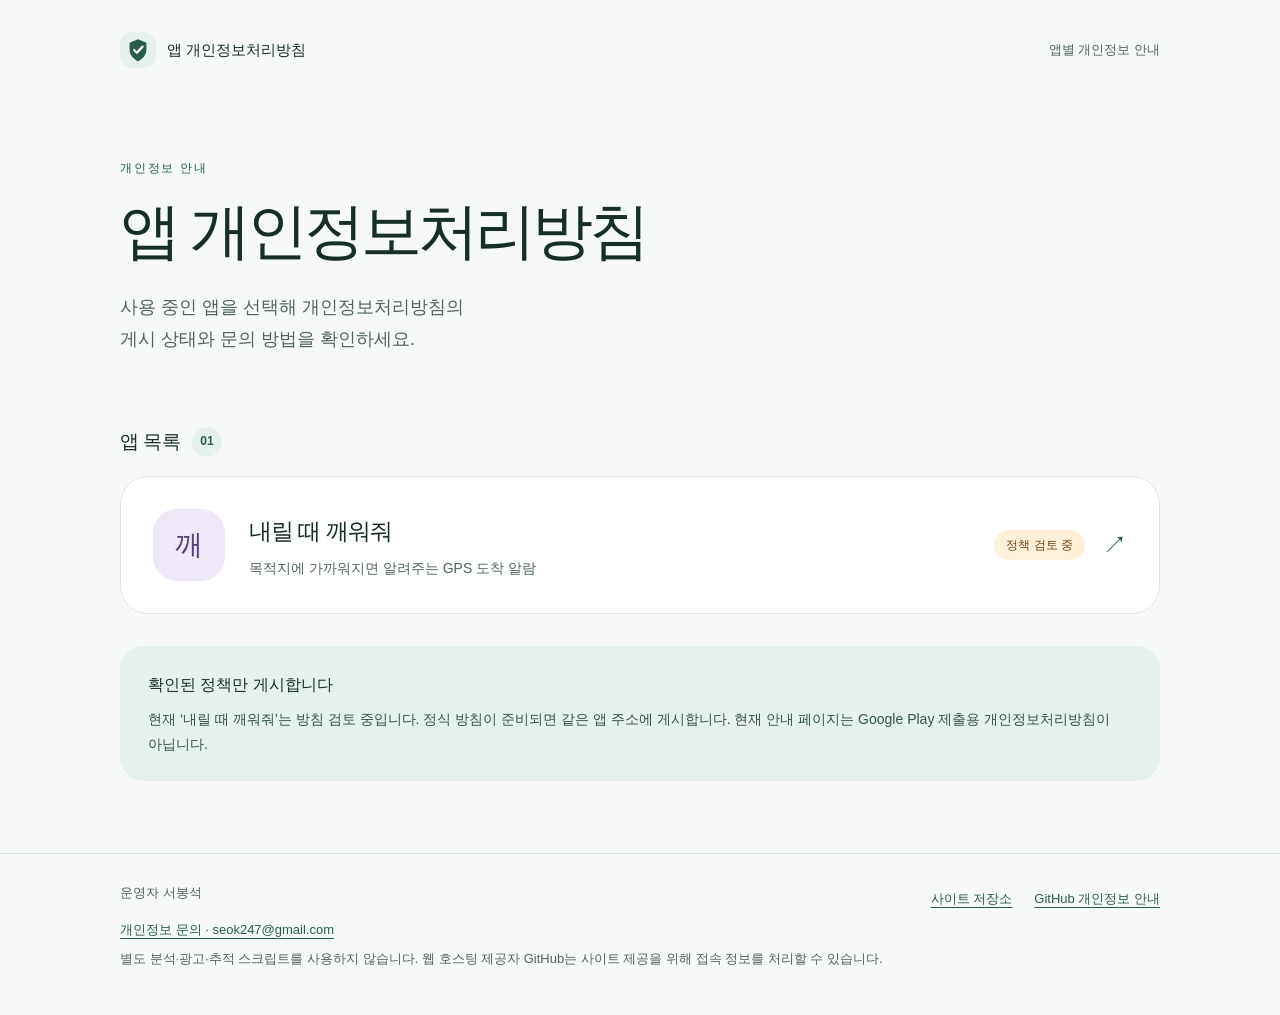
<file: index.html>
<!doctype html>
<html lang="ko">
<head>
  <meta charset="utf-8">
  <meta name="viewport" content="width=device-width, initial-scale=1">
  <meta name="description" content="앱별 개인정보처리방침과 게시 상태를 확인하는 통합 안내 사이트입니다.">
  <meta name="referrer" content="no-referrer">
  <meta http-equiv="Content-Security-Policy" content="default-src 'none'; style-src 'self'; img-src 'self'; font-src 'self'; base-uri 'none'; form-action 'none'; connect-src 'none'; object-src 'none'">
  <title>앱 개인정보처리방침</title>
  <link rel="icon" href="assets/icon.svg" type="image/svg+xml">
  <link rel="stylesheet" href="assets/styles.css">
</head>
<body>
  <a class="skip-link" href="#main">본문으로 건너뛰기</a>
  <header class="site-header wrap">
    <a class="brand" href="./" aria-label="앱 개인정보처리방침 홈"><img src="assets/icon.svg" width="36" height="36" alt="">앱 개인정보처리방침</a>
    <span class="header-note">앱별 개인정보 안내</span>
  </header>
  <main class="wrap" id="main" tabindex="-1">
    <section class="hero" aria-labelledby="page-title">
      <p class="eyebrow">개인정보 안내</p>
      <h1 id="page-title">앱 개인정보처리방침</h1>
      <p class="intro">사용 중인 앱을 선택해 개인정보처리방침의<br class="desktop-break"> 게시 상태와 문의 방법을 확인하세요.</p>
    </section>
    <section aria-labelledby="apps-title">
      <div class="section-heading"><h2 id="apps-title">앱 목록</h2><span class="count" aria-label="등록 앱 1개">01</span></div>
      <ul class="app-list">
        <li>
          <a class="app-card" href="arrival-alarm/" aria-labelledby="arrival-title arrival-status">
            <span class="app-symbol" aria-hidden="true">깨</span>
            <div><h3 id="arrival-title">내릴 때 깨워줘</h3><p>목적지에 가까워지면 알려주는 GPS 도착 알람</p></div>
            <div class="card-meta"><span class="badge" id="arrival-status">정책 검토 중</span><span class="arrow" aria-hidden="true">↗</span></div>
          </a>
        </li>
      </ul>
    </section>
    <aside class="note-box" aria-labelledby="publication-title">
      <h2 id="publication-title">확인된 정책만 게시합니다</h2>
      <p>현재 ‘내릴 때 깨워줘’는 방침 검토 중입니다. 정식 방침이 준비되면 같은 앱 주소에 게시합니다. 현재 안내 페이지는 Google Play 제출용 개인정보처리방침이 아닙니다.</p>
    </aside>
  </main>
  <footer class="site-footer">
    <div class="wrap footer-row">
      <div><p>운영자 서봉석</p><a href="mailto:seok247@gmail.com">개인정보 문의 · seok247@gmail.com</a></div>
      <nav class="footer-links" aria-label="사이트 관련 링크"><a href="https://github.com/seok2417-crypto/app-policies">사이트 저장소</a><a href="https://docs.github.com/en/site-policy/privacy-policies/github-general-privacy-statement">GitHub 개인정보 안내</a></nav>
    </div>
    <p class="wrap small">별도 분석·광고·추적 스크립트를 사용하지 않습니다. 웹 호스팅 제공자 GitHub는 사이트 제공을 위해 접속 정보를 처리할 수 있습니다.</p>
  </footer>
</body>
</html>
</file>
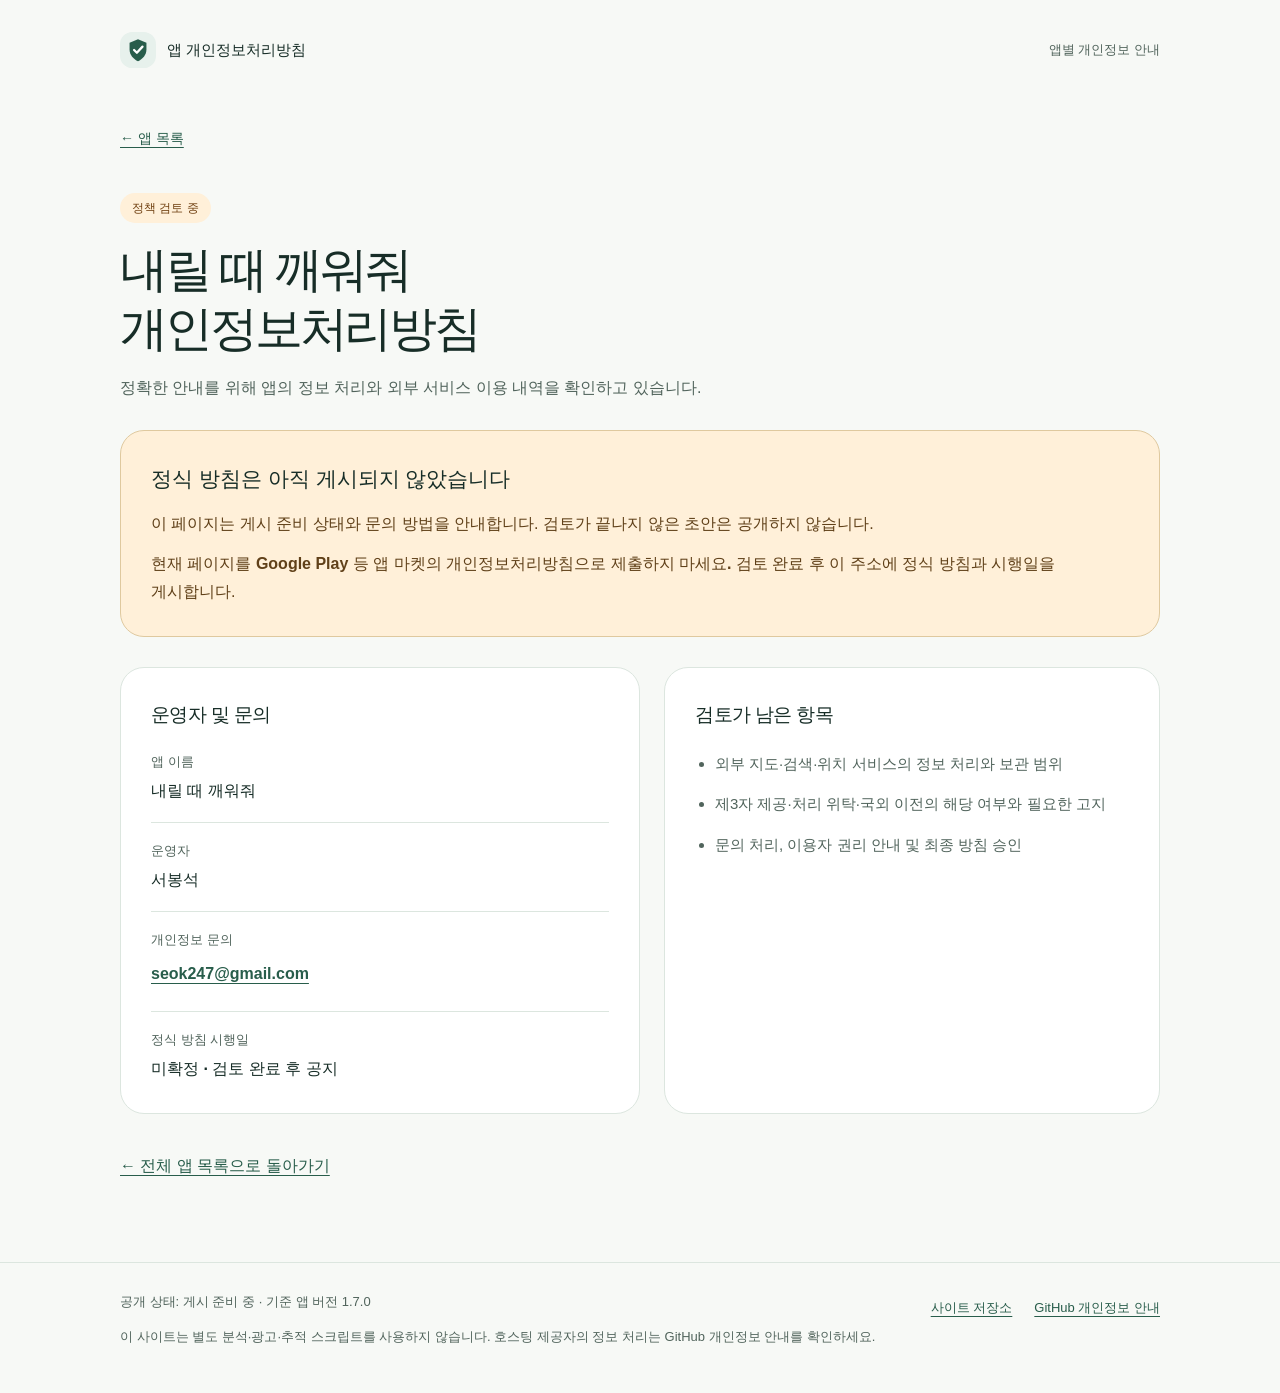
<file: arrival-alarm/index.html>
<!doctype html>
<html lang="ko">
<head>
  <meta charset="utf-8">
  <meta name="viewport" content="width=device-width, initial-scale=1">
  <meta name="description" content="내릴 때 깨워줘 개인정보처리방침 게시 준비 및 개인정보 문의 안내입니다. 정식 방침은 아직 게시되지 않았습니다.">
  <meta name="robots" content="noindex, nofollow">
  <meta name="referrer" content="no-referrer">
  <meta http-equiv="Content-Security-Policy" content="default-src 'none'; style-src 'self'; img-src 'self'; font-src 'self'; base-uri 'none'; form-action 'none'; connect-src 'none'; object-src 'none'">
  <title>내릴 때 깨워줘 개인정보처리방침 · 게시 준비 중</title>
  <link rel="icon" href="../assets/icon.svg" type="image/svg+xml">
  <link rel="stylesheet" href="../assets/styles.css">
</head>
<body>
  <a class="skip-link" href="#main">본문으로 건너뛰기</a>
  <header class="site-header wrap"><a class="brand" href="../" aria-label="앱 개인정보처리방침 홈"><img src="../assets/icon.svg" width="36" height="36" alt="">앱 개인정보처리방침</a><span class="header-note">앱별 개인정보 안내</span></header>
  <main class="wrap" id="main" tabindex="-1">
    <nav class="breadcrumb" aria-label="현재 위치"><a href="../">← 앱 목록</a></nav>
    <header class="policy-header">
      <span class="badge">정책 검토 중</span>
      <h1>내릴 때 깨워줘<br>개인정보처리방침</h1>
      <p class="intro">정확한 안내를 위해 앱의 정보 처리와 외부 서비스 이용 내역을 확인하고 있습니다.</p>
    </header>
    <section class="review-notice" aria-labelledby="review-title">
      <h2 id="review-title">정식 방침은 아직 게시되지 않았습니다</h2>
      <p>이 페이지는 게시 준비 상태와 문의 방법을 안내합니다. 검토가 끝나지 않은 초안은 공개하지 않습니다.</p>
      <p><strong>현재 페이지를 Google Play 등 앱 마켓의 개인정보처리방침으로 제출하지 마세요.</strong> 검토 완료 후 이 주소에 정식 방침과 시행일을 게시합니다.</p>
    </section>
    <div class="detail-grid">
      <section class="panel" aria-labelledby="contact-title">
        <h2 id="contact-title">운영자 및 문의</h2>
        <dl>
          <div class="detail-row"><dt>앱 이름</dt><dd>내릴 때 깨워줘</dd></div>
          <div class="detail-row"><dt>운영자</dt><dd>서봉석</dd></div>
          <div class="detail-row"><dt>개인정보 문의</dt><dd><a href="mailto:seok247@gmail.com">seok247@gmail.com</a></dd></div>
          <div class="detail-row"><dt>정식 방침 시행일</dt><dd>미확정 · 검토 완료 후 공지</dd></div>
        </dl>
      </section>
      <section class="panel" aria-labelledby="pending-title">
        <h2 id="pending-title">검토가 남은 항목</h2>
        <ul class="check-list">
          <li>외부 지도·검색·위치 서비스의 정보 처리와 보관 범위</li>
          <li>제3자 제공·처리 위탁·국외 이전의 해당 여부와 필요한 고지</li>
          <li>문의 처리, 이용자 권리 안내 및 최종 방침 승인</li>
        </ul>
      </section>
    </div>
    <a class="bottom-link" href="../">← 전체 앱 목록으로 돌아가기</a>
  </main>
  <footer class="site-footer"><div class="wrap footer-row"><p>공개 상태: 게시 준비 중 · 기준 앱 버전 1.7.0</p><nav class="footer-links" aria-label="사이트 관련 링크"><a href="https://github.com/seok2417-crypto/app-policies">사이트 저장소</a><a href="https://docs.github.com/en/site-policy/privacy-policies/github-general-privacy-statement">GitHub 개인정보 안내</a></nav></div><p class="wrap small">이 사이트는 별도 분석·광고·추적 스크립트를 사용하지 않습니다. 호스팅 제공자의 정보 처리는 GitHub 개인정보 안내를 확인하세요.</p></footer>
</body>
</html>
</file>
<file: assets/styles.css>
:root {
  color-scheme: light;
  --ink: #172d27;
  --muted: #51645c;
  --green: #285d4b;
  --line: #dce6df;
  --paper: #f7f9f6;
  --mint: #e7f1ec;
  --amber-ink: #704011;
  --amber: #fff0d9;
  font-family: -apple-system, BlinkMacSystemFont, "Segoe UI", "Noto Sans KR", "Malgun Gothic", sans-serif;
  font-synthesis: none;
  text-rendering: optimizeLegibility;
}
* { box-sizing: border-box; }
html { scroll-padding-top: 24px; }
body { margin: 0; background: var(--paper); color: var(--ink); line-height: 1.75; word-break: keep-all; overflow-wrap: anywhere; }
a { color: var(--green); text-underline-offset: 4px; text-decoration-thickness: 1px; }
a:hover { text-decoration-thickness: 2px; }
a:focus-visible, [tabindex="-1"]:focus-visible { outline: 3px solid #8954c4; outline-offset: 6px; border-radius: 6px; }
.skip-link { position: absolute; top: -120px; left: 16px; padding: 12px 18px; z-index: 10; background: white; border: 2px solid var(--green); border-radius: 14px; }
.skip-link:focus { top: 12px; }
.wrap { width: min(100% - 48px, 1040px); margin-inline: auto; }
.site-header { min-height: 100px; display: flex; align-items: center; justify-content: space-between; gap: 20px; }
.brand { display: inline-flex; align-items: center; gap: 11px; color: var(--ink); text-decoration: none; font-size: 15px; font-weight: 750; min-height: 48px; }
.brand img { width: 36px; height: 36px; }
.header-note { font-size: 13px; color: var(--muted); }
main { padding-bottom: 72px; }
.hero { padding: 58px 0 44px; }
.eyebrow { margin: 0 0 15px; font-size: 12px; letter-spacing: .15em; font-weight: 750; color: var(--green); }
h1, h2, h3, p { margin-top: 0; }
h1 { font-size: clamp(2.15rem, 5.5vw, 3.8rem); letter-spacing: -.065em; line-height: 1.22; margin-bottom: 24px; font-weight: 780; }
.intro { max-width: 650px; font-size: 18px; color: var(--muted); margin-bottom: 0; }
.section-heading { display: flex; align-items: center; gap: 12px; margin: 26px 0 18px; }
.section-heading h2 { font-size: 19px; margin: 0; letter-spacing: -.03em; }
.count { display: inline-flex; align-items: center; justify-content: center; min-width: 30px; min-height: 30px; border-radius: 50%; background: var(--mint); color: var(--green); font-size: 12px; font-weight: 750; }
.app-list { list-style: none; margin: 0; padding: 0; }
.app-card { display: grid; grid-template-columns: 72px 1fr auto; gap: 24px; align-items: center; padding: 32px; border: 1px solid var(--line); border-radius: 28px; background: white; color: var(--ink); text-decoration: none; }
.app-card:hover { border-color: var(--green); background: #fcfefb; }
.app-symbol { width: 72px; height: 72px; border-radius: 24px; background: #eee8f8; color: #554376; display: grid; place-items: center; font-size: 28px; font-weight: 800; line-height: 1; }
.app-card h3 { font-size: 23px; letter-spacing: -.045em; margin-bottom: 5px; }
.app-card p { font-size: 14px; color: var(--muted); margin-bottom: 0; }
.card-meta { display: flex; align-items: center; gap: 18px; }
.badge { display: inline-flex; align-items: center; min-height: 30px; padding: 4px 12px; border-radius: 999px; background: var(--amber); color: var(--amber-ink); font-size: 12px; font-weight: 750; white-space: nowrap; }
.arrow { font-size: 24px; color: var(--green); }
.note-box { border-radius: 24px; background: var(--mint); padding: 25px 28px; margin-top: 32px; }
.note-box h2 { font-size: 16px; margin-bottom: 8px; }
.note-box p { font-size: 14px; margin: 0; color: #365347; }
.site-footer { border-top: 1px solid var(--line); padding: 28px 0 36px; font-size: 13px; color: var(--muted); }
.footer-row { display: flex; justify-content: space-between; align-items: flex-start; gap: 24px; }
.site-footer p { margin-bottom: 8px; }
.site-footer a { display: inline-block; padding-block: 6px; }
.footer-links { display: flex; flex-wrap: wrap; gap: 8px 22px; }
.breadcrumb { margin: 18px 0 34px; font-size: 14px; }
.breadcrumb a { display: inline-block; padding: 8px 0; }
.policy-header { padding-bottom: 28px; max-width: 800px; }
.policy-header h1 { font-size: clamp(2rem, 5vw, 3rem); margin: 18px 0 16px; }
.policy-header .intro { font-size: 16px; }
.review-notice { padding: 30px; border-radius: 24px; background: var(--amber); border: 1px solid #dfc99f; margin-bottom: 30px; }
.review-notice h2 { font-size: 21px; margin-bottom: 12px; }
.review-notice p { margin-bottom: 12px; color: #604019; }
.review-notice p:last-child { margin-bottom: 0; }
.detail-grid { display: grid; grid-template-columns: 1.05fr 1fr; gap: 24px; }
.panel { padding: 30px; border: 1px solid var(--line); background: white; border-radius: 24px; }
.panel h2 { font-size: 19px; letter-spacing: -.035em; margin-bottom: 20px; }
dl { margin: 0; }
.detail-row { padding-bottom: 17px; margin-bottom: 17px; border-bottom: 1px solid var(--line); }
.detail-row:last-child { padding-bottom: 0; margin-bottom: 0; border-bottom: 0; }
dt { color: var(--muted); font-size: 13px; margin-bottom: 3px; }
dd { margin: 0; font-weight: 650; font-size: 16px; }
dd a { padding-block: 6px; display: inline-block; }
.check-list { padding-left: 1.3em; margin: 0; color: var(--muted); font-size: 15px; }
.check-list li + li { margin-top: 14px; }
.small { font-size: 13px; color: var(--muted); }
.bottom-link { display: inline-flex; align-items: center; min-height: 48px; margin-top: 28px; font-weight: 650; }
.prose { max-width: 760px; }
.prose h2 { margin-top: 38px; font-size: 23px; }
.prose h3 { margin-top: 28px; font-size: 18px; }
@media (max-width: 700px) {
  .wrap { width: min(100% - 36px, 1040px); }
  .site-header { min-height: 84px; }
  .header-note { display: none; }
  .hero { padding: 38px 0 32px; }
  .intro { font-size: 16px; }
  .app-card { grid-template-columns: 54px minmax(0, 1fr); padding: 24px 20px; gap: 16px; border-radius: 24px; }
  .app-symbol { width: 54px; height: 54px; border-radius: 19px; font-size: 23px; }
  .app-card h3 { font-size: 20px; }
  .card-meta { grid-column: 2; justify-content: space-between; }
  .note-box { padding: 22px; }
  .footer-row { flex-direction: column; gap: 8px; }
  .detail-grid { grid-template-columns: 1fr; gap: 18px; }
  .panel, .review-notice { padding: 24px; }
  main { padding-bottom: 44px; }
  .breadcrumb { margin-bottom: 24px; }
}
@media (prefers-reduced-motion: reduce) { html { scroll-behavior: auto; } }
@media print {
  body { background: white; color: black; }
  .site-header, .site-footer, .breadcrumb, .bottom-link { display: none; }
  .wrap { width: 100%; }
  .detail-grid { display: block; }
  .panel { margin-bottom: 18px; }
  .badge, .review-notice { border: 2px solid black; }
  a { color: black; }
}
</file>
